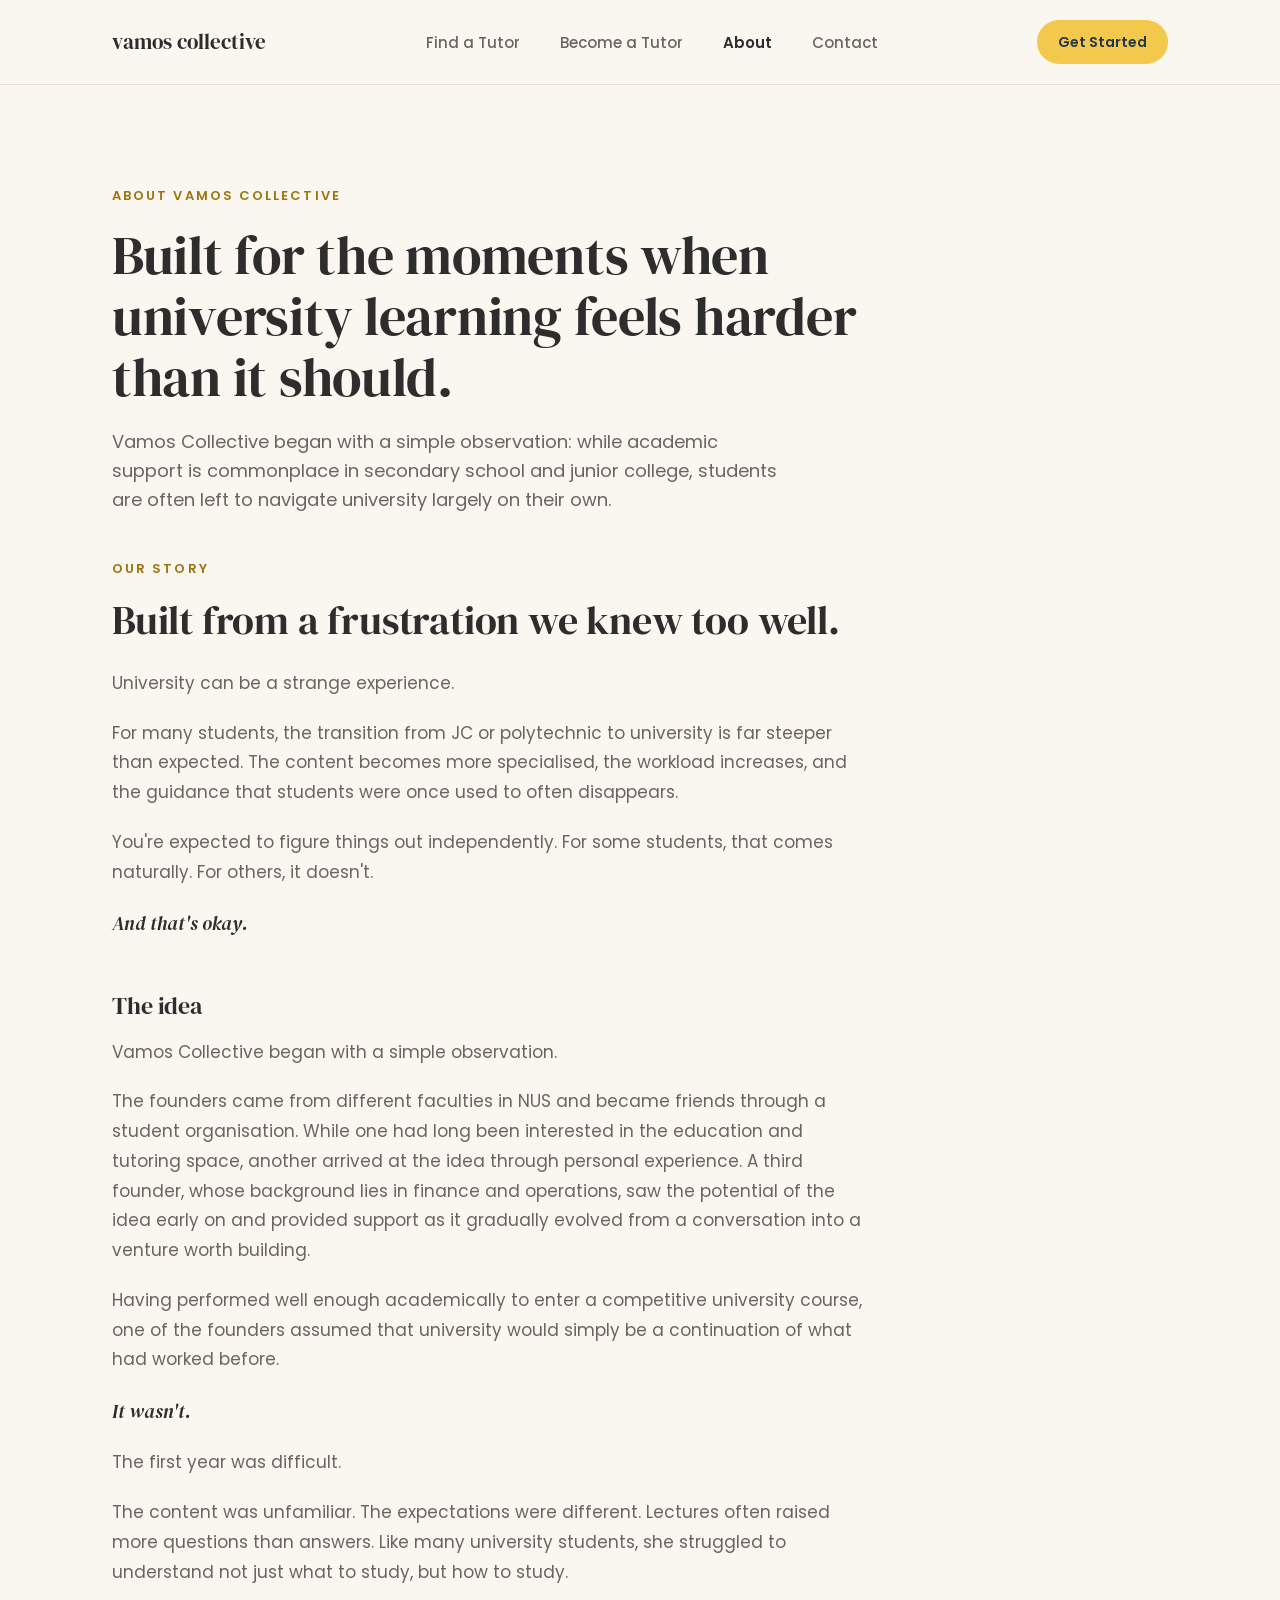
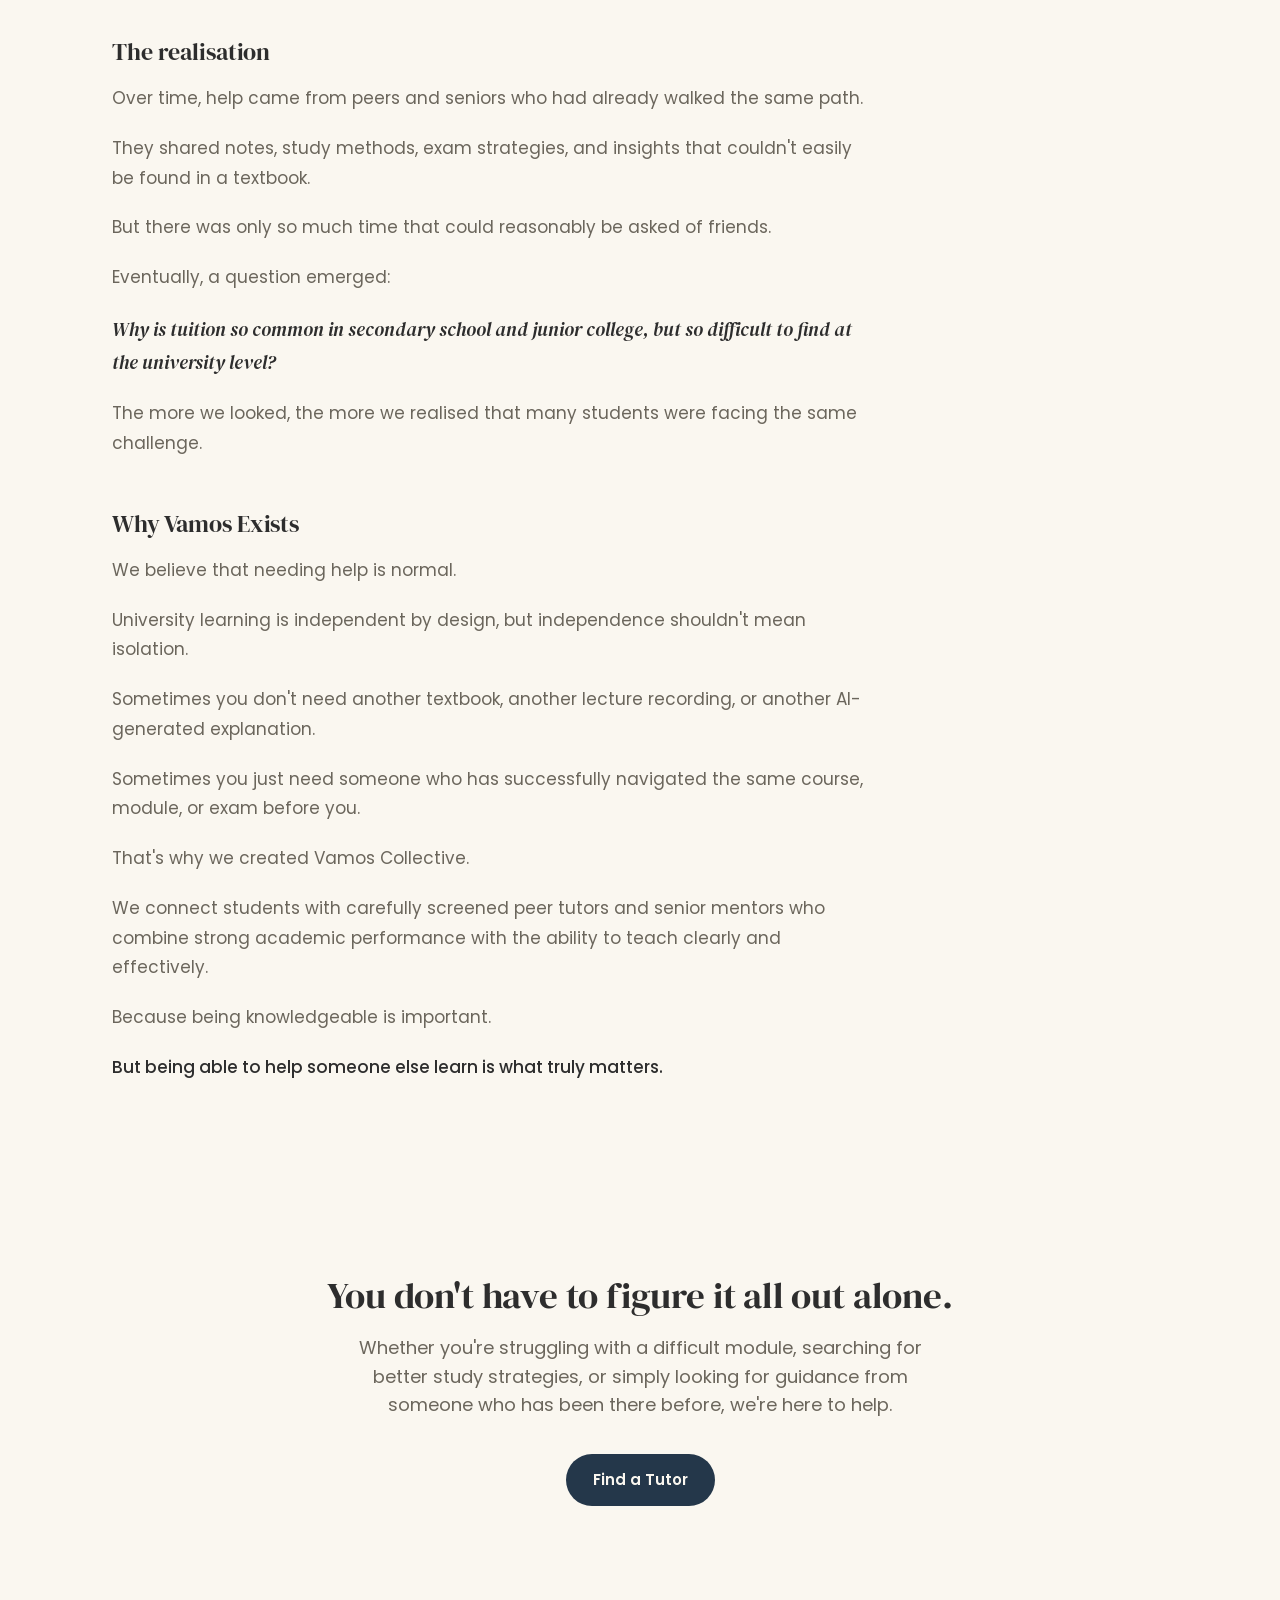
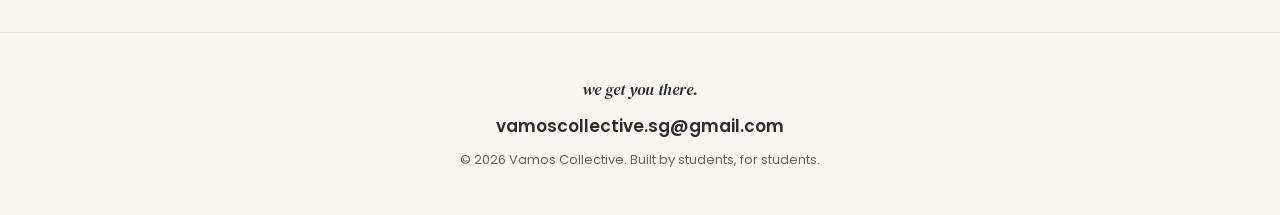
<file: about.html>
<!DOCTYPE html>
<html lang="en">
<head>
<meta charset="UTF-8">
<meta name="viewport" content="width=device-width, initial-scale=1.0">
<title>About — vamos collective</title>
<meta name="description" content="Vamos Collective began with a simple observation: university students are often left to navigate university largely on their own. Here's our story.">
<link rel="stylesheet" href="css/styles.css">
</head>
<body>

<header class="site-header">
  <nav class="nav">
    <a href="index.html" class="nav-logo">vamos collective</a>
    <button class="nav-toggle" aria-label="Toggle menu" aria-expanded="false">
      <svg viewBox="0 0 24 24" fill="none" stroke="currentColor" stroke-width="2" stroke-linecap="round"><line x1="3" y1="6" x2="21" y2="6"/><line x1="3" y1="12" x2="21" y2="12"/><line x1="3" y1="18" x2="21" y2="18"/></svg>
    </button>
    <ul class="nav-links">
      <li><a href="find-a-tutor.html">Find a Tutor</a></li>
      <li><a href="become-a-tutor.html">Become a Tutor</a></li>
      <li><a href="about.html" aria-current="page">About</a></li>
      <li><a href="contact.html">Contact</a></li>
    </ul>
    <a href="find-a-tutor.html" class="btn btn-gold btn-sm nav-cta">Get Started</a>
  </nav>
</header>

<main>
  <section style="padding-bottom:20px;">
    <div class="wrap">
      <span class="eyebrow">About vamos collective</span>
      <h1 style="font-size:clamp(2.2rem,4.6vw,3.4rem); max-width:820px;">Built for the moments when university learning feels harder than it should.</h1>
      <p class="lede" style="max-width:680px;">Vamos Collective began with a simple observation: while academic support is commonplace in secondary school and junior college, students are often left to navigate university largely on their own.</p>
    </div>
  </section>

  <!-- OUR STORY -->
  <section style="padding-top:20px;">
    <div class="wrap">
      <div style="max-width:760px;">
        <span class="eyebrow">Our Story</span>
        <h2 style="font-size:clamp(1.8rem,3.6vw,2.5rem); margin-bottom:26px;">Built from a frustration we knew too well.</h2>

        <div style="display:flex; flex-direction:column; gap:20px; font-size:17px; line-height:1.75; color:var(--charcoal-soft);">
          <p>University can be a strange experience.</p>
          <p>For many students, the transition from JC or polytechnic to university is far steeper than expected. The content becomes more specialised, the workload increases, and the guidance that students were once used to often disappears.</p>
          <p>You're expected to figure things out independently. For some students, that comes naturally. For others, it doesn't.</p>
          <p class="tagline-italic" style="font-size:19px; color:var(--charcoal);">And that's okay.</p>
        </div>

        <h3 style="font-size:1.5rem; margin:52px 0 18px;">The idea</h3>
        <div style="display:flex; flex-direction:column; gap:20px; font-size:17px; line-height:1.75; color:var(--charcoal-soft);">
          <p>Vamos Collective began with a simple observation.</p>
          <p>The founders came from different faculties in NUS and became friends through a student organisation. While one had long been interested in the education and tutoring space, another arrived at the idea through personal experience. A third founder, whose background lies in finance and operations, saw the potential of the idea early on and provided support as it gradually evolved from a conversation into a venture worth building.</p>
          <p>Having performed well enough academically to enter a competitive university course, one of the founders assumed that university would simply be a continuation of what had worked before.</p>
          <p class="tagline-italic" style="font-size:19px; color:var(--charcoal);">It wasn't.</p>
          <p>The first year was difficult.</p>
          <p>The content was unfamiliar. The expectations were different. Lectures often raised more questions than answers. Like many university students, she struggled to understand not just what to study, but how to study.</p>
        </div>

        <h3 style="font-size:1.5rem; margin:52px 0 18px;">The realisation</h3>
        <div style="display:flex; flex-direction:column; gap:20px; font-size:17px; line-height:1.75; color:var(--charcoal-soft);">
          <p>Over time, help came from peers and seniors who had already walked the same path.</p>
          <p>They shared notes, study methods, exam strategies, and insights that couldn't easily be found in a textbook.</p>
          <p>But there was only so much time that could reasonably be asked of friends.</p>
          <p>Eventually, a question emerged:</p>
          <p class="tagline-italic" style="font-size:19px; color:var(--charcoal);">Why is tuition so common in secondary school and junior college, but so difficult to find at the university level?</p>
          <p>The more we looked, the more we realised that many students were facing the same challenge.</p>
        </div>

        <h3 style="font-size:1.5rem; margin:52px 0 18px;">Why Vamos Exists</h3>
        <div style="display:flex; flex-direction:column; gap:20px; font-size:17px; line-height:1.75; color:var(--charcoal-soft);">
          <p>We believe that needing help is normal.</p>
          <p>University learning is independent by design, but independence shouldn't mean isolation.</p>
          <p>Sometimes you don't need another textbook, another lecture recording, or another AI-generated explanation.</p>
          <p>Sometimes you just need someone who has successfully navigated the same course, module, or exam before you.</p>
          <p>That's why we created Vamos Collective.</p>
          <p>We connect students with carefully screened peer tutors and senior mentors who combine strong academic performance with the ability to teach clearly and effectively.</p>
          <p>Because being knowledgeable is important.</p>
          <p style="color:var(--charcoal); font-weight:500;">But being able to help someone else learn is what truly matters.</p>
        </div>
      </div>
    </div>
  </section>

  <!-- FINAL CTA -->
  <section>
    <div class="wrap statement-wrap">
      <h2 class="statement">You don't have to figure it all out alone.</h2>
      <p class="hero-sub" style="margin-top:18px;">Whether you're struggling with a difficult module, searching for better study strategies, or simply looking for guidance from someone who has been there before, we're here to help.</p>
      <div class="hero-actions">
        <a href="find-a-tutor.html" class="btn btn-primary">Find a Tutor</a>
      </div>
    </div>
  </section>

</main>

<footer class="site-footer">
  <div class="wrap">
    <p class="tagline-italic" style="font-size:16px; margin-bottom:10px;">we get you there.</p>
    <a href="mailto:vamoscollective.sg@gmail.com">vamoscollective.sg@gmail.com</a>
    <p class="footer-copy">© 2026 Vamos Collective. Built by students, for students.</p>
  </div>
</footer>

<script src="js/main.js"></script>
</body>
</html>
</file>
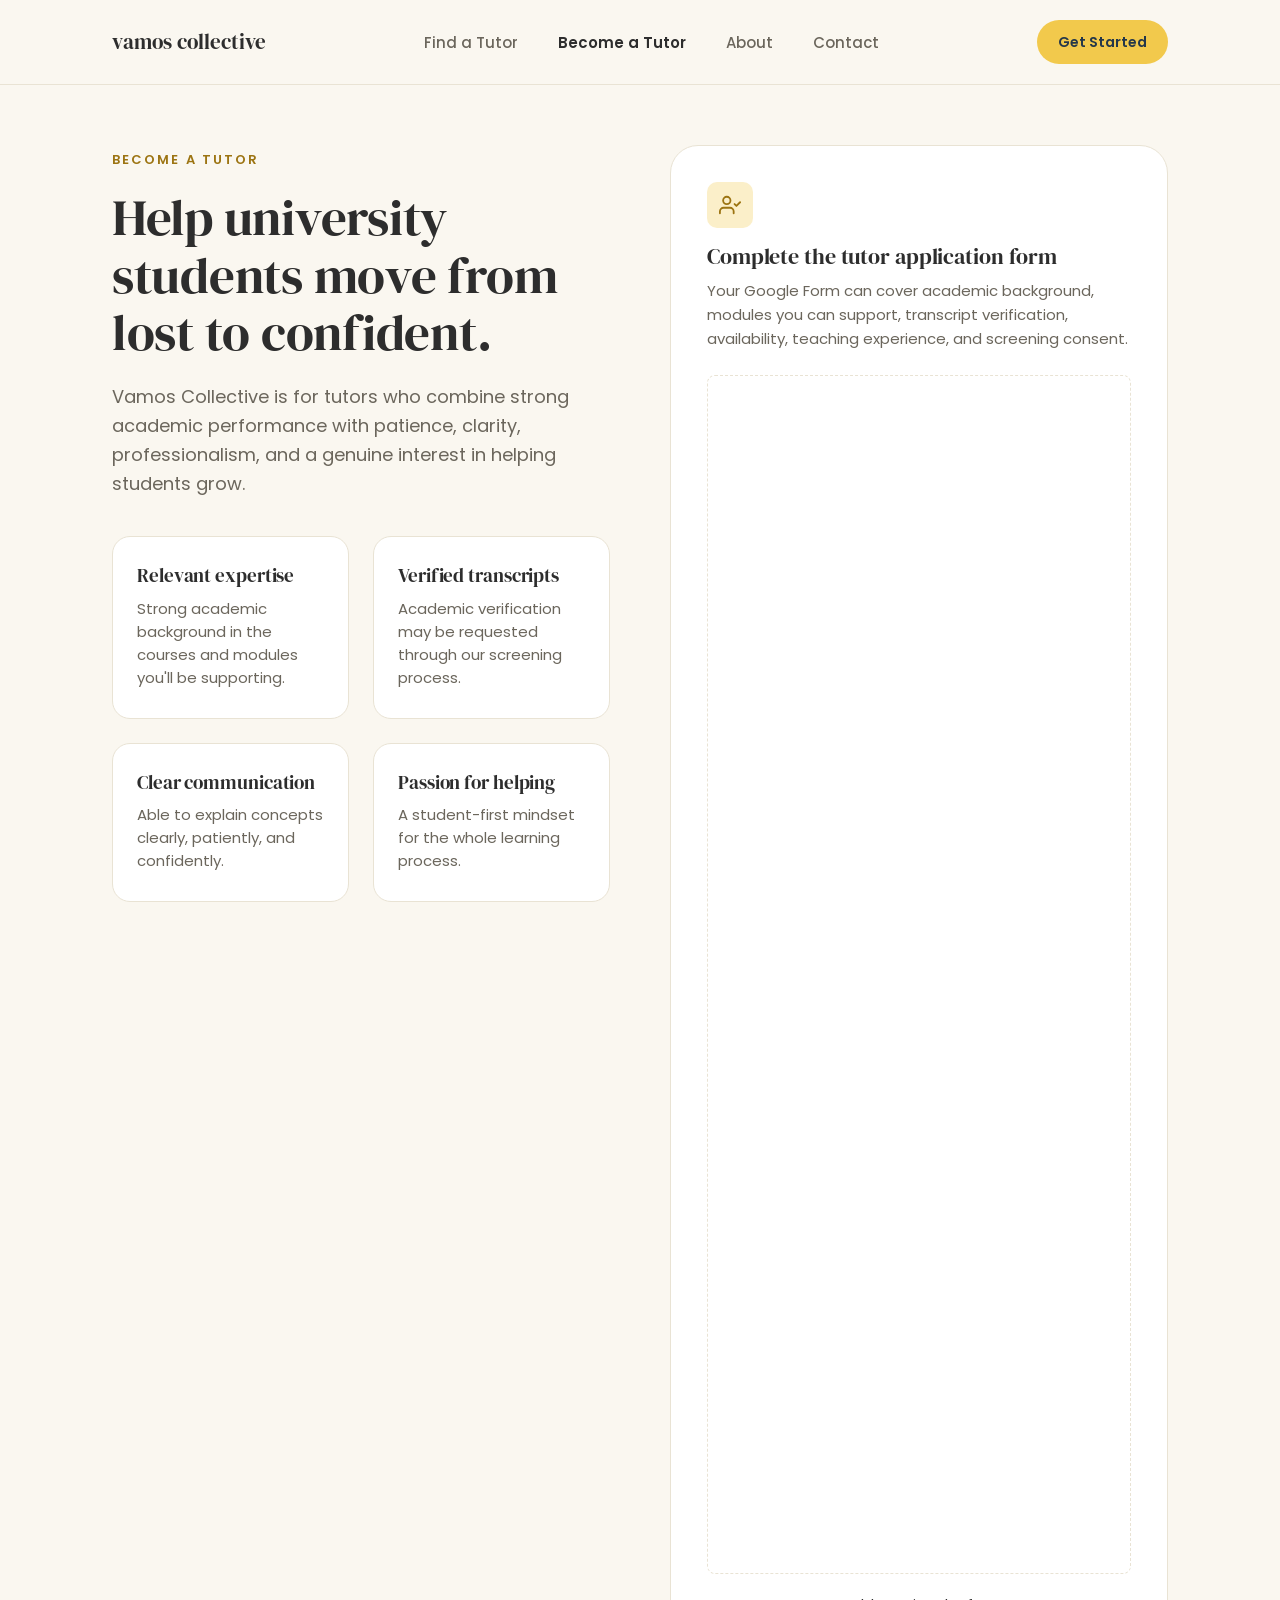
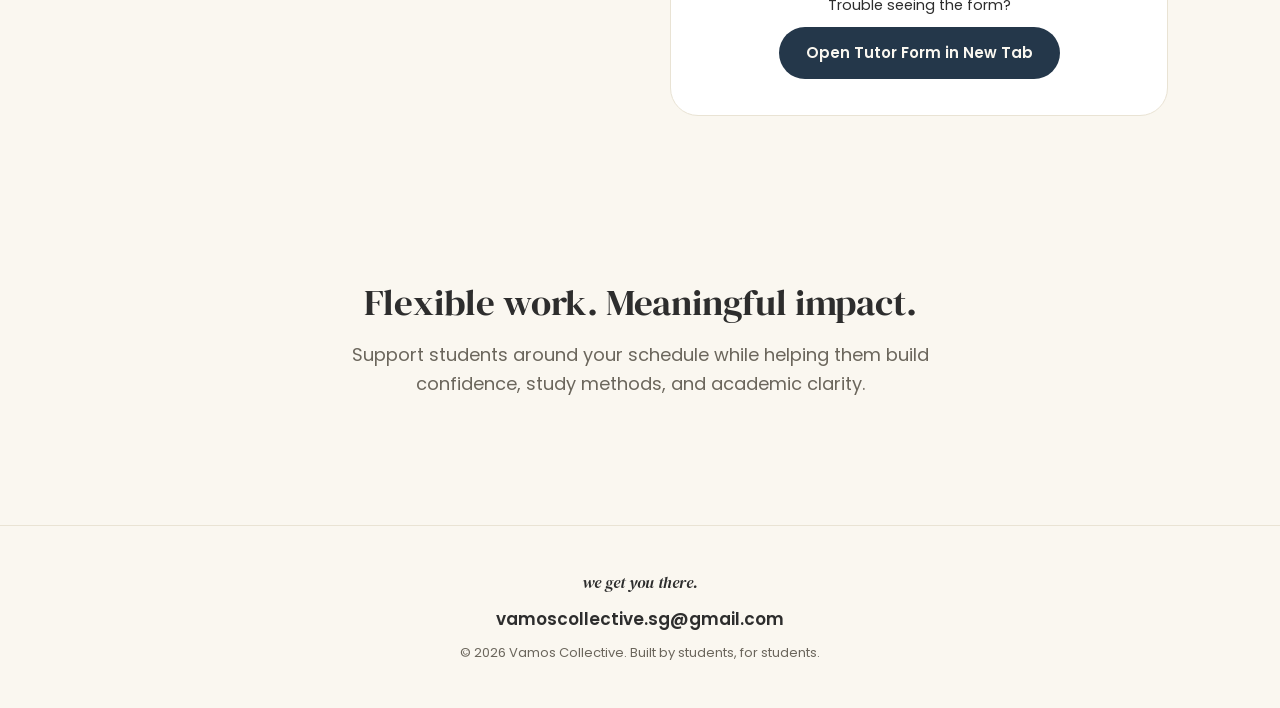
<file: become-a-tutor.html>
<!DOCTYPE html>
<html lang="en">
<head>
<meta charset="UTF-8">
<meta name="viewport" content="width=device-width, initial-scale=1.0">
<title>Become a Tutor — vamos collective</title>
<meta name="description" content="Help university students move from lost to confident. Apply to become a Vamos Collective peer tutor.">
<link rel="stylesheet" href="css/styles.css">
</head>
<body>

<header class="site-header">
  <nav class="nav">
    <a href="index.html" class="nav-logo">vamos collective</a>
    <button class="nav-toggle" aria-label="Toggle menu" aria-expanded="false">
      <svg viewBox="0 0 24 24" fill="none" stroke="currentColor" stroke-width="2" stroke-linecap="round"><line x1="3" y1="6" x2="21" y2="6"/><line x1="3" y1="12" x2="21" y2="12"/><line x1="3" y1="18" x2="21" y2="18"/></svg>
    </button>
    <ul class="nav-links">
      <li><a href="find-a-tutor.html">Find a Tutor</a></li>
      <li><a href="become-a-tutor.html" aria-current="page">Become a Tutor</a></li>
      <li><a href="about.html">About</a></li>
      <li><a href="contact.html">Contact</a></li>
    </ul>
    <a href="find-a-tutor.html" class="btn btn-gold btn-sm nav-cta">Get Started</a>
  </nav>
</header>

<main>
  <section style="padding-top:60px; padding-bottom:70px;">
    <div class="wrap">
      <div class="grid-2">

        <div>
          <span class="eyebrow">Become a Tutor</span>
          <h1 style="font-size:clamp(2.1rem,4.6vw,3.2rem); margin-bottom:22px;">Help university students move from lost to confident.</h1>
          <p class="lede">Vamos Collective is for tutors who combine strong academic performance with patience, clarity, professionalism, and a genuine interest in helping students grow.</p>

          <div class="grid-4" style="grid-template-columns:1fr 1fr; margin-top:38px;">
            <div class="card">
              <h3>Relevant expertise</h3>
              <p>Strong academic background in the courses and modules you'll be supporting.</p>
            </div>
            <div class="card">
              <h3>Verified transcripts</h3>
              <p>Academic verification may be requested through our screening process.</p>
            </div>
            <div class="card">
              <h3>Clear communication</h3>
              <p>Able to explain concepts clearly, patiently, and confidently.</p>
            </div>
            <div class="card">
              <h3>Passion for helping</h3>
              <p>A student-first mindset for the whole learning process.</p>
            </div>
          </div>
        </div>

        <div class="form-card">
          <div class="icon-chip">
            <svg viewBox="0 0 24 24" fill="none" stroke="currentColor" stroke-width="2" stroke-linecap="round" stroke-linejoin="round"><path d="M16 21v-2a4 4 0 0 0-4-4H5a4 4 0 0 0-4 4v2"/><circle cx="8.5" cy="7" r="4"/><polyline points="17 11 19 13 23 9"/></svg>
          </div>
          <h3>Complete the tutor application form</h3>
          <p>Your Google Form can cover academic background, modules you can support, transcript verification, availability, teaching experience, and screening consent.</p>

          <!-- Embedded Form Section -->
          <div class="embed-box" style="width: 100%; border-radius: 8px; overflow: hidden; margin: 20px 0;">
            <iframe src="https://docs.google.com/forms/d/e/1FAIpQLSfS7wmyurfDKp74fuVLiVFUD1YnHHXFI84uOglJGU8luiIztw/viewform?embedded=true" width="100%" height="1097" frameborder="0" marginheight="0" marginwidth="0">Loading…</iframe>
          </div>

          <div class="form-actions">
            <p style="font-size: 0.9rem; margin-bottom: 10px;">Trouble seeing the form?</p>
            <a class="btn btn-primary" href="https://docs.google.com/forms/d/e/1FAIpQLSfS7wmyurfDKp74fuVLiVFUD1YnHHXFI84uOglJGU8luiIztw/viewform" target="_blank" rel="noopener">Open Tutor Form in New Tab</a>
          </div>
        </div>

      </div>
    </div>
  </section>

  <section>
    <div class="wrap statement-wrap">
      <h2 class="statement">Flexible work. Meaningful impact.</h2>
      <p class="hero-sub" style="margin-top:18px;">Support students around your schedule while helping them build confidence, study methods, and academic clarity.</p>
    </div>
  </section>
</main>

<footer class="site-footer">
  <div class="wrap">
    <p class="tagline-italic" style="font-size:16px; margin-bottom:10px;">we get you there.</p>
    <a href="mailto:vamoscollective.sg@gmail.com">vamoscollective.sg@gmail.com</a>
    <p class="footer-copy">© 2026 Vamos Collective. Built by students, for students.</p>
  </div>
</footer>

<script src="js/main.js"></script>
</body>
</html>
</file>
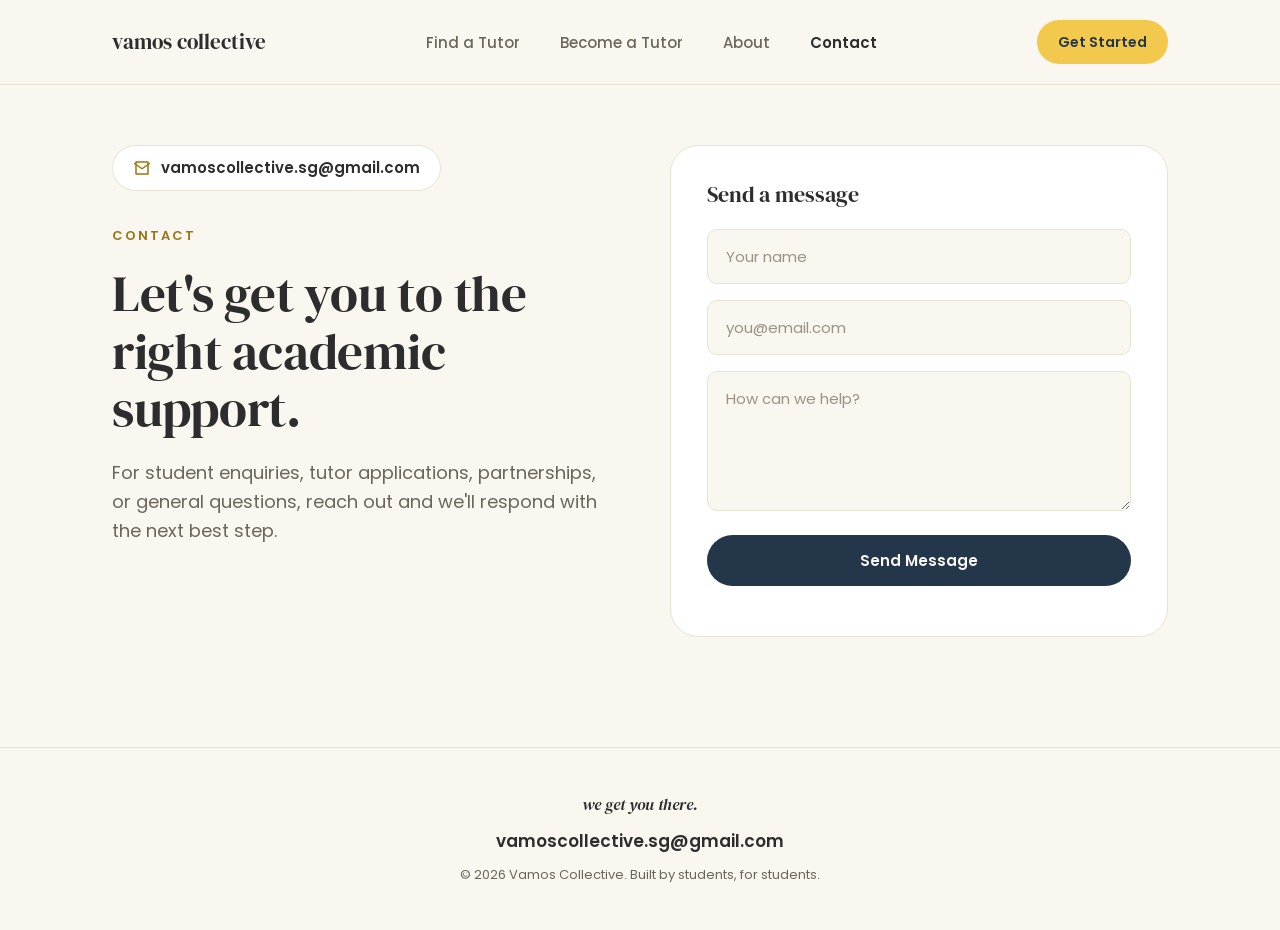
<file: contact.html>
<!DOCTYPE html>
<html lang="en">
<head>
<meta charset="UTF-8">
<meta name="viewport" content="width=device-width, initial-scale=1.0">
<title>Contact — vamos collective</title>
<meta name="description" content="For student enquiries, tutor applications, partnerships, or general questions — reach out to vamos collective.">
<link rel="stylesheet" href="css/styles.css">
</head>
<body>

<header class="site-header">
  <nav class="nav">
    <a href="index.html" class="nav-logo">vamos collective</a>
    <button class="nav-toggle" aria-label="Toggle menu" aria-expanded="false">
      <svg viewBox="0 0 24 24" fill="none" stroke="currentColor" stroke-width="2" stroke-linecap="round"><line x1="3" y1="6" x2="21" y2="6"/><line x1="3" y1="12" x2="21" y2="12"/><line x1="3" y1="18" x2="21" y2="18"/></svg>
    </button>
    <ul class="nav-links">
      <li><a href="find-a-tutor.html">Find a Tutor</a></li>
      <li><a href="become-a-tutor.html">Become a Tutor</a></li>
      <li><a href="about.html">About</a></li>
      <li><a href="contact.html" aria-current="page">Contact</a></li>
    </ul>
    <a href="find-a-tutor.html" class="btn btn-gold btn-sm nav-cta">Get Started</a>
  </nav>
</header>

<main>
  <section style="padding-top:60px; padding-bottom:80px;">
    <div class="wrap">
      <div class="grid-2">

        <div>
          <a href="mailto:vamoscollective.sg@gmail.com" class="mail-pill">
            <svg viewBox="0 0 24 24" fill="none" stroke="currentColor" stroke-width="2" stroke-linecap="round" stroke-linejoin="round"><path d="M4 4h16v16H4z"/><path d="M22 6l-10 7L2 6"/></svg>
            vamoscollective.sg@gmail.com
          </a>
          <br>
          <span class="eyebrow">Contact</span>
          <h1 style="font-size:clamp(2.1rem,4.6vw,3.2rem); margin-bottom:22px;">Let's get you to the right academic support.</h1>
          <p class="lede">For student enquiries, tutor applications, partnerships, or general questions, reach out and we'll respond with the next best step.</p>
        </div>

        <div class="contact-form">
          <h3>Send a message</h3>
          <form id="contact-form">
            <input class="field" type="text" name="name" placeholder="Your name" required>
            <input class="field" type="email" name="email" placeholder="you@email.com" required>
            <textarea class="field" name="message" placeholder="How can we help?" required></textarea>
            <button type="submit" class="btn btn-primary">Send Message</button>
            <p id="form-status" class="form-status" role="status" aria-live="polite"></p>
          </form>
        </div>

      </div>
    </div>
  </section>
</main>

<footer class="site-footer">
  <div class="wrap">
    <p class="tagline-italic" style="font-size:16px; margin-bottom:10px;">we get you there.</p>
    <a href="mailto:vamoscollective.sg@gmail.com">vamoscollective.sg@gmail.com</a>
    <p class="footer-copy">© 2026 Vamos Collective. Built by students, for students.</p>
  </div>
</footer>

<script src="js/main.js"></script>
</body>
</html>
</file>
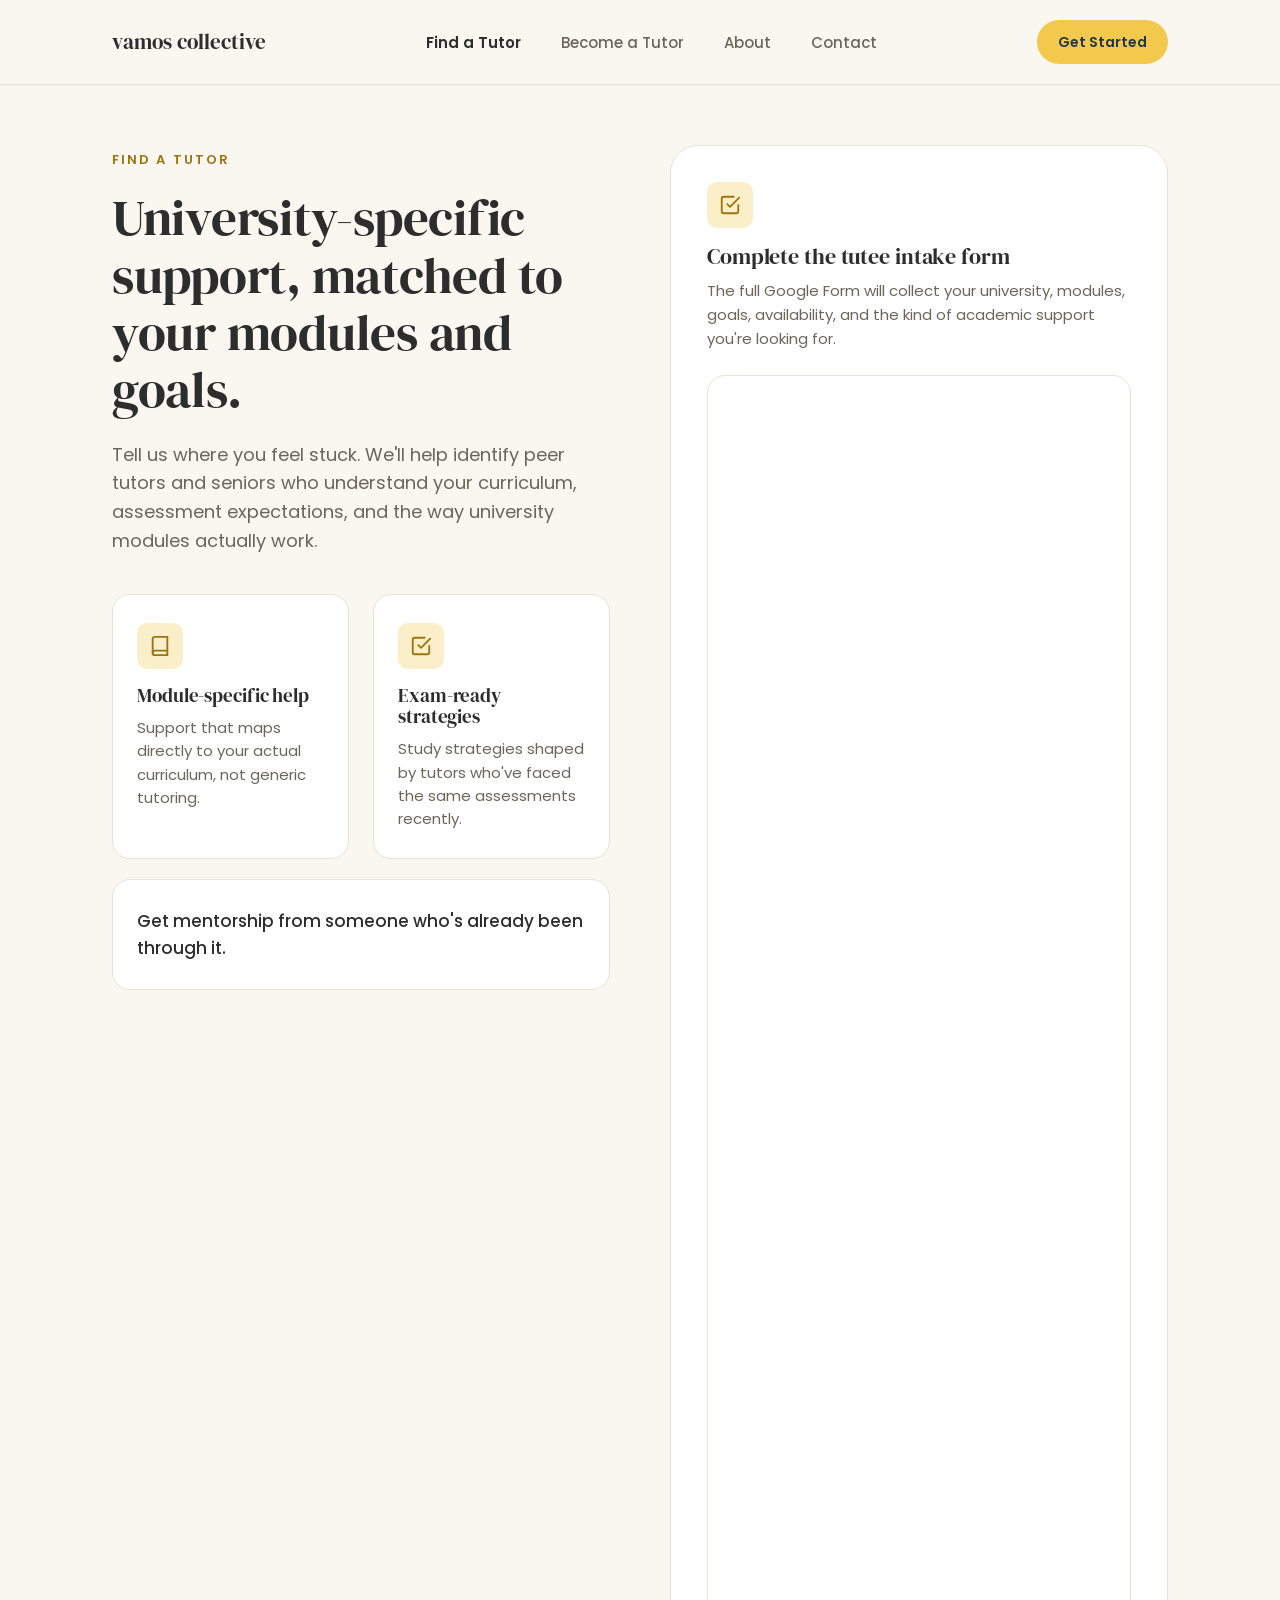
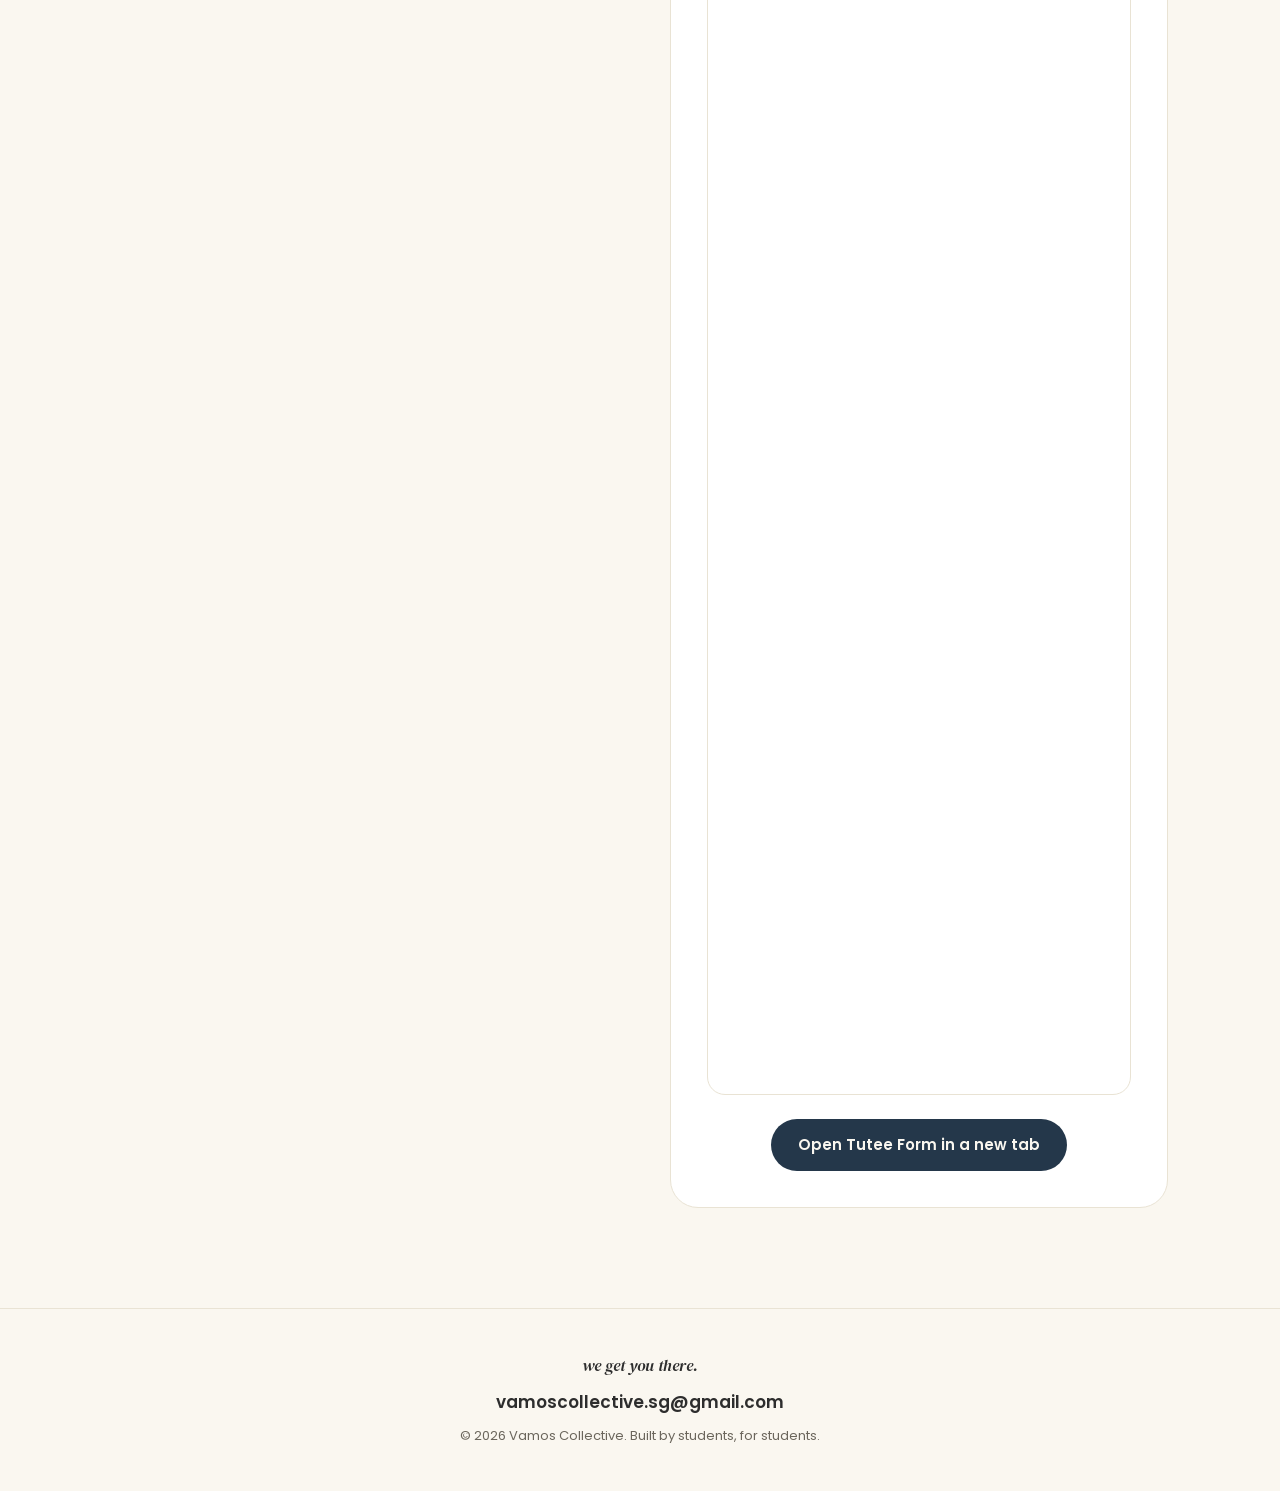
<file: find-a-tutor.html>
<!DOCTYPE html>
<html lang="en">
<head>
<meta charset="UTF-8">
<meta name="viewport" content="width=device-width, initial-scale=1.0">
<title>Find a University Tutor in Singapore — vamos collective</title>
<meta name="description" content="University-specific support matched to your modules and goals. Find a peer tutor or senior mentor at NUS, NTU, SMU, SUTD, SIT, or SUSS.">
<link rel="stylesheet" href="css/styles.css">
</head>
<body>

<header class="site-header">
  <nav class="nav">
    <a href="index.html" class="nav-logo">vamos collective</a>
    <button class="nav-toggle" aria-label="Toggle menu" aria-expanded="false">
      <svg viewBox="0 0 24 24" fill="none" stroke="currentColor" stroke-width="2" stroke-linecap="round"><line x1="3" y1="6" x2="21" y2="6"/><line x1="3" y1="12" x2="21" y2="12"/><line x1="3" y1="18" x2="21" y2="18"/></svg>
    </button>
    <ul class="nav-links">
      <li><a href="find-a-tutor.html" aria-current="page">Find a Tutor</a></li>
      <li><a href="become-a-tutor.html">Become a Tutor</a></li>
      <li><a href="about.html">About</a></li>
      <li><a href="contact.html">Contact</a></li>
    </ul>
    <a href="find-a-tutor.html" class="btn btn-gold btn-sm nav-cta">Get Started</a>
  </nav>
</header>

<main>
  <section style="padding-top:60px; padding-bottom:70px;">
    <div class="wrap">
      <div class="grid-2">

        <div>
          <span class="eyebrow">Find a Tutor</span>
          <h1 style="font-size:clamp(2.1rem,4.6vw,3.2rem); margin-bottom:22px;">University-specific support, matched to your modules and goals.</h1>
          <p class="lede">Tell us where you feel stuck. We'll help identify peer tutors and seniors who understand your curriculum, assessment expectations, and the way university modules actually work.</p>

          <div class="grid-4" style="grid-template-columns:1fr 1fr; margin-top:38px;">
            <div class="card">
              <div class="icon-chip">
                <svg viewBox="0 0 24 24" fill="none" stroke="currentColor" stroke-width="2" stroke-linecap="round" stroke-linejoin="round"><path d="M4 19.5A2.5 2.5 0 0 1 6.5 17H20"/><path d="M6.5 2H20v20H6.5A2.5 2.5 0 0 1 4 19.5v-15A2.5 2.5 0 0 1 6.5 2z"/></svg>
              </div>
              <h3>Module-specific help</h3>
              <p>Support that maps directly to your actual curriculum, not generic tutoring.</p>
            </div>
            <div class="card">
              <div class="icon-chip">
                <svg viewBox="0 0 24 24" fill="none" stroke="currentColor" stroke-width="2" stroke-linecap="round" stroke-linejoin="round"><path d="M9 11l3 3L22 4"/><path d="M21 12v7a2 2 0 0 1-2 2H5a2 2 0 0 1-2-2V5a2 2 0 0 1 2-2h11"/></svg>
              </div>
              <h3>Exam-ready strategies</h3>
              <p>Study strategies shaped by tutors who've faced the same assessments recently.</p>
            </div>
          </div>

          <div class="card" style="margin-top:20px;">
            <p style="font-size:17px; font-weight:500; color:var(--charcoal); margin:0;">Get mentorship from someone who's already been through it.</p>
          </div>
        </div>

        <div class="form-card">
          <div class="icon-chip">
            <svg viewBox="0 0 24 24" fill="none" stroke="currentColor" stroke-width="2" stroke-linecap="round" stroke-linejoin="round"><path d="M9 11l3 3L22 4"/><path d="M21 12v7a2 2 0 0 1-2 2H5a2 2 0 0 1-2-2V5a2 2 0 0 1 2-2h11"/></svg>
          </div>
          <h3>Complete the tutee intake form</h3>
          <p>The full Google Form will collect your university, modules, goals, availability, and the kind of academic support you're looking for.</p>

          <div class="embed-box" style="padding:0; border-style:solid; overflow:hidden;">
            <iframe src="https://docs.google.com/forms/d/e/1FAIpQLSc78L_Nbd0lJusUNBo3IB4DvcgxV_cRlSCUwCecdPh78Qi7Mg/viewform?embedded=true" width="100%" height="2310" frameborder="0" marginheight="0" marginwidth="0" title="Tutee intake form">Loading…</iframe>
          </div>

          <div class="form-actions">
            <a class="btn btn-primary" href="https://docs.google.com/forms/d/e/1FAIpQLSc78L_Nbd0lJusUNBo3IB4DvcgxV_cRlSCUwCecdPh78Qi7Mg/viewform" target="_blank" rel="noopener">Open Tutee Form in a new tab</a>
          </div>
        </div>

      </div>
    </div>
  </section>
</main>

<footer class="site-footer">
  <div class="wrap">
    <p class="tagline-italic" style="font-size:16px; margin-bottom:10px;">we get you there.</p>
    <a href="mailto:vamoscollective.sg@gmail.com">vamoscollective.sg@gmail.com</a>
    <p class="footer-copy">© 2026 Vamos Collective. Built by students, for students.</p>
  </div>
</footer>

<script src="js/main.js"></script>
</body>
</html>
</file>
<file: css/styles.css>
/* ===================================================
   VAMOS COLLECTIVE — Shared Stylesheet
   Palette: Warm Cream / Golden Yellow / Charcoal / Dusty Navy
   =================================================== */

@import url('https://fonts.googleapis.com/css2?family=DM+Serif+Display:ital@0;1&family=Poppins:wght@400;500;600;700&display=swap');

:root {
  /* Color tokens — exact brand spec */
  --cream: #FAF7F0;
  --card: #FFFFFF;
  --gold: #F2C94C;
  --gold-deep: #9C7412;          /* accessible-contrast gold for small text on cream */
  --gold-soft: #FBEFC9;          /* tint for icon chips / hover backgrounds */
  --navy: #334E68;
  --navy-deep: #24374A;
  --charcoal: #2D2D2D;
  --charcoal-soft: #6B665C;
  --line: #E9E3D4;

  /* Type */
  --font-display: 'DM Serif Display', Georgia, serif;
  --font-body: 'Poppins', system-ui, sans-serif;

  /* Layout */
  --max-width: 1120px;
  --radius-lg: 28px;
  --radius-md: 18px;
  --radius-sm: 10px;
}

*, *::before, *::after { box-sizing: border-box; }

html { scroll-behavior: smooth; }

@media (prefers-reduced-motion: reduce) {
  html { scroll-behavior: auto; }
  *, *::before, *::after {
    animation-duration: 0.01ms !important;
    animation-iteration-count: 1 !important;
    transition-duration: 0.01ms !important;
  }
}

body {
  margin: 0;
  background: var(--cream);
  color: var(--charcoal);
  font-family: var(--font-body);
  font-size: 17px;
  line-height: 1.6;
  -webkit-font-smoothing: antialiased;
}

img { max-width: 100%; display: block; }

a { color: inherit; text-decoration: none; }

h1, h2, h3 {
  font-family: var(--font-display);
  font-weight: 400;
  line-height: 1.12;
  letter-spacing: -0.005em;
  margin: 0;
  color: var(--charcoal);
}

.tagline-italic {
  font-family: var(--font-display);
  font-style: italic;
}

p { margin: 0; }

.wrap {
  max-width: var(--max-width);
  margin: 0 auto;
  padding: 0 32px;
}

/* Focus visibility for keyboard users */
a:focus-visible,
button:focus-visible,
input:focus-visible,
textarea:focus-visible {
  outline: 3px solid var(--navy);
  outline-offset: 3px;
}

/* ===================== EYEBROW LABEL ===================== */
.eyebrow {
  display: inline-block;
  font-family: var(--font-body);
  font-weight: 600;
  font-size: 13px;
  letter-spacing: 0.16em;
  text-transform: uppercase;
  color: var(--gold-deep);
  margin-bottom: 18px;
}

/* ===================== NAVIGATION ===================== */
.site-header {
  position: sticky;
  top: 0;
  z-index: 50;
  background: rgba(250, 247, 240, 0.92);
  backdrop-filter: blur(8px);
  border-bottom: 1px solid var(--line);
}

.nav {
  display: flex;
  align-items: center;
  justify-content: space-between;
  padding: 20px 32px;
  max-width: var(--max-width);
  margin: 0 auto;
}

.nav-logo {
  font-family: var(--font-display);
  font-weight: 400;
  font-size: 21px;
  text-transform: lowercase;
  color: var(--charcoal);
}

.nav-links {
  display: flex;
  align-items: center;
  gap: 36px;
  list-style: none;
  margin: 0;
  padding: 0;
}

.nav-links a {
  font-size: 15px;
  font-weight: 500;
  color: var(--charcoal-soft);
  transition: color 0.15s ease;
  padding: 6px 2px;
}

.nav-links a:hover { color: var(--charcoal); }

.nav-links a[aria-current="page"] {
  color: var(--charcoal);
  font-weight: 600;
}

.nav-cta {
  display: inline-flex;
}

.nav-toggle {
  display: none;
  background: none;
  border: none;
  cursor: pointer;
  padding: 8px;
}

.nav-toggle svg { width: 26px; height: 26px; }

/* ===================== BUTTONS ===================== */
.btn {
  display: inline-flex;
  align-items: center;
  justify-content: center;
  gap: 8px;
  font-family: var(--font-body);
  font-weight: 600;
  font-size: 15px;
  padding: 13px 26px;
  border-radius: 999px;
  border: 1px solid transparent;
  cursor: pointer;
  transition: transform 0.15s ease, box-shadow 0.15s ease, background 0.15s ease, border-color 0.15s ease;
  white-space: nowrap;
}

.btn:hover { transform: translateY(-1px); }

.btn-primary {
  background: var(--navy-deep);
  color: var(--cream);
}
.btn-primary:hover { background: var(--navy); }

.btn-gold {
  background: var(--gold);
  color: var(--navy-deep);
}
.btn-gold:hover { box-shadow: 0 6px 18px rgba(242, 201, 76, 0.45); }

.btn-outline {
  background: transparent;
  color: var(--charcoal);
  border-color: var(--line);
}
.btn-outline:hover { border-color: var(--charcoal); }

.btn-sm { padding: 10px 20px; font-size: 14px; }

.btn:disabled,
.btn[aria-disabled="true"] {
  opacity: 0.55;
  cursor: not-allowed;
  transform: none !important;
}

/* ===================== HERO ===================== */
.hero {
  padding: 108px 0 76px;
  text-align: center;
  position: relative;
  overflow: hidden;
}

.hero-badge {
  display: inline-flex;
  align-items: center;
  gap: 8px;
  background: var(--card);
  border: 1px solid var(--line);
  padding: 9px 18px 9px 14px;
  border-radius: 999px;
  font-size: 14px;
  font-weight: 500;
  color: var(--charcoal-soft);
  margin-bottom: 28px;
}

.hero h1 {
  font-size: clamp(2.4rem, 5.4vw, 4.1rem);
  max-width: 900px;
  margin: 0 auto;
}

.hero-sub {
  max-width: 620px;
  margin: 26px auto 0;
  color: var(--charcoal-soft);
  font-size: 18px;
}

.hero-actions {
  display: flex;
  justify-content: center;
  gap: 14px;
  margin-top: 34px;
  flex-wrap: wrap;
}

/* University route strip */
.uni-strip {
  margin: 48px auto 0;
  max-width: 780px;
  background: var(--card);
  border: 1px solid var(--line);
  border-radius: 999px;
  padding: 16px 30px;
  display: flex;
  align-items: center;
  justify-content: center;
  gap: 22px;
  flex-wrap: wrap;
  position: relative;
}

.uni-strip span {
  font-family: var(--font-body);
  font-weight: 600;
  font-size: 14px;
  color: var(--charcoal);
}

.uni-strip .uni-note {
  font-family: var(--font-body);
  font-weight: 400;
  color: var(--charcoal-soft);
}

.uni-strip .dot {
  width: 4px;
  height: 4px;
  border-radius: 50%;
  background: var(--gold);
}

/* Signature route/path motif */
.route-line {
  position: absolute;
  inset: 0;
  pointer-events: none;
  opacity: 0.5;
  z-index: -1;
}

/* ===================== SECTIONS ===================== */
section { padding: 96px 0; }

.section-head {
  max-width: 720px;
  margin-bottom: 56px;
}

.section-head.center { margin-left: auto; margin-right: auto; text-align: center; }

.section-head h2 {
  font-size: clamp(1.7rem, 3.4vw, 2.5rem);
}

.section-head p {
  margin-top: 18px;
  color: var(--charcoal-soft);
  font-size: 17px;
}

.lede {
  max-width: 760px;
  color: var(--charcoal-soft);
  font-size: 18px;
  margin-top: 20px;
}

/* ===================== GRID / CARDS ===================== */
.grid-4 {
  display: grid;
  grid-template-columns: repeat(4, 1fr);
  gap: 24px;
}

.grid-3 {
  display: grid;
  grid-template-columns: repeat(3, 1fr);
  gap: 24px;
}

.grid-2 {
  display: grid;
  grid-template-columns: 1fr 1fr;
  gap: 60px;
  align-items: start;
}

.card {
  background: var(--card);
  border: 1px solid var(--line);
  border-radius: var(--radius-md);
  padding: 28px 24px;
}

.card h3 {
  font-size: 19px;
  font-weight: 400;
  margin-bottom: 10px;
}

.card p {
  color: var(--charcoal-soft);
  font-size: 15px;
  line-height: 1.55;
}

.card .num {
  font-family: var(--font-body);
  font-weight: 700;
  font-size: 13px;
  color: var(--gold-deep);
  margin-bottom: 14px;
  display: block;
}

.icon-chip {
  width: 46px;
  height: 46px;
  border-radius: var(--radius-sm);
  background: var(--gold-soft);
  display: flex;
  align-items: center;
  justify-content: center;
  margin-bottom: 16px;
}

.icon-chip svg { width: 22px; height: 22px; stroke: var(--gold-deep); }

/* Testimonial cards */
.quote-card {
  background: var(--card);
  border: 1px solid var(--line);
  border-radius: var(--radius-md);
  padding: 28px 24px;
  display: flex;
  flex-direction: column;
  gap: 18px;
}

.quote-card p.quote {
  font-size: 16px;
  color: var(--charcoal);
  line-height: 1.6;
}

.quote-card .who {
  font-size: 13px;
  color: var(--charcoal-soft);
  font-weight: 500;
}

/* Bold statement / mid-page heading (no card) */
.statement {
  font-size: clamp(1.6rem, 3.2vw, 2.3rem);
  max-width: 900px;
  margin: 0 auto;
  text-align: center;
}

.statement-wrap { text-align: center; }

/* ===================== FORM CARD (Become/Find a tutor) ===================== */
.form-card {
  background: var(--card);
  border: 1px solid var(--line);
  border-radius: var(--radius-lg);
  padding: 36px;
}

.form-card h3 {
  font-size: 22px;
  margin-bottom: 10px;
}

.form-card > p {
  color: var(--charcoal-soft);
  font-size: 15px;
  margin-bottom: 24px;
}

.embed-box {
  border: 1.5px dashed var(--line);
  border-radius: var(--radius-md);
  padding: 46px 24px;
  text-align: center;
  margin-bottom: 24px;
}

.embed-box strong {
  display: block;
  font-family: var(--font-display);
  font-size: 16px;
  margin-bottom: 8px;
}

.embed-box p {
  font-size: 14px;
  color: var(--charcoal-soft);
}

.embed-box iframe {
  width: 100%;
  min-height: 640px;
  border: none;
  border-radius: var(--radius-sm);
}

.form-actions { text-align: center; }

.form-note {
  display: block;
  margin-top: 12px;
  font-size: 13px;
  color: var(--charcoal-soft);
}

/* ===================== CONTACT FORM ===================== */
.contact-form {
  background: var(--card);
  border: 1px solid var(--line);
  border-radius: var(--radius-lg);
  padding: 36px;
}

.contact-form h3 {
  font-size: 22px;
  margin-bottom: 22px;
}

.field {
  width: 100%;
  padding: 15px 18px;
  margin-bottom: 16px;
  border: 1px solid var(--line);
  border-radius: var(--radius-sm);
  background: var(--cream);
  font-family: var(--font-body);
  font-size: 15px;
  color: var(--charcoal);
}

.field::placeholder { color: #9A9385; }

textarea.field { min-height: 140px; resize: vertical; }

.contact-form .btn { width: 100%; }

.form-status {
  margin-top: 14px;
  font-size: 14px;
  text-align: center;
}
.form-status.success { color: #3F7A4E; }
.form-status.error { color: #B3452E; }

.mail-pill {
  display: inline-flex;
  align-items: center;
  gap: 10px;
  background: var(--card);
  border: 1px solid var(--line);
  padding: 10px 20px;
  border-radius: 999px;
  font-weight: 600;
  font-size: 15px;
  margin-bottom: 30px;
}
.mail-pill svg { width: 18px; height: 18px; stroke: var(--gold-deep); }

/* ===================== PHOTO FRAME (real photography slot) ===================== */
.photo-frame {
  background: var(--cream);
  border: 1px solid var(--line);
  border-radius: var(--radius-lg);
  padding: 14px;
}

.photo-frame .photo-placeholder {
  width: 100%;
  aspect-ratio: 4 / 3;
  border-radius: calc(var(--radius-lg) - 10px);
  background: linear-gradient(135deg, #F0E5C4, #E3D5A6);
  display: flex;
  flex-direction: column;
  align-items: center;
  justify-content: center;
  gap: 10px;
  color: var(--charcoal-soft);
  font-family: var(--font-body);
  font-size: 13px;
  text-align: center;
  padding: 24px;
}

.photo-frame .photo-placeholder svg {
  width: 34px;
  height: 34px;
  stroke: var(--charcoal-soft);
  opacity: 0.65;
}

.photo-frame img {
  width: 100%;
  height: 100%;
  object-fit: cover;
  border-radius: calc(var(--radius-lg) - 10px);
  display: block;
}

/* ===================== SPLIT HERO (homepage) ===================== */
.hero-split { padding: 64px 0 30px; }

.hero-split .grid-2 { align-items: center; }

.hero-split h1 {
  font-size: clamp(2.5rem, 5vw, 3.7rem);
  margin-bottom: 20px;
}

.hero-split .lede { margin-top: 0; }

.hero-split-actions {
  display: flex;
  gap: 14px;
  margin-top: 30px;
  flex-wrap: wrap;
}

/* ===================== FOOTER (minimal, centered) ===================== */
.site-footer {
  border-top: 1px solid var(--line);
  padding: 44px 0;
  margin-top: 30px;
  text-align: center;
}

.site-footer a {
  font-weight: 600;
  color: var(--charcoal);
}

.site-footer a:hover { color: var(--navy); }

.site-footer .footer-copy {
  margin-top: 10px;
  font-size: 13px;
  color: var(--charcoal-soft);
}

/* ===================== RESPONSIVE ===================== */
@media (max-width: 860px) {
  .grid-4 { grid-template-columns: repeat(2, 1fr); }
  .grid-3 { grid-template-columns: 1fr; }
  .grid-2 { grid-template-columns: 1fr; gap: 40px; }
}

@media (max-width: 720px) {
  .nav-links {
    position: fixed;
    top: 73px;
    left: 0;
    right: 0;
    background: var(--cream);
    flex-direction: column;
    align-items: flex-start;
    gap: 4px;
    padding: 18px 24px 26px;
    border-bottom: 1px solid var(--line);
    transform: translateY(-140%);
    transition: transform 0.25s ease;
  }
  .nav-links.open { transform: translateY(0); }
  .nav-links a { padding: 10px 0; width: 100%; }
  .nav-cta { display: none; }
  .nav-toggle { display: inline-flex; }
  .grid-4 { grid-template-columns: 1fr; }
  .hero { padding: 56px 0 40px; }
  .wrap { padding: 0 20px; }
  .form-card, .contact-form { padding: 26px; }
}
</file>
